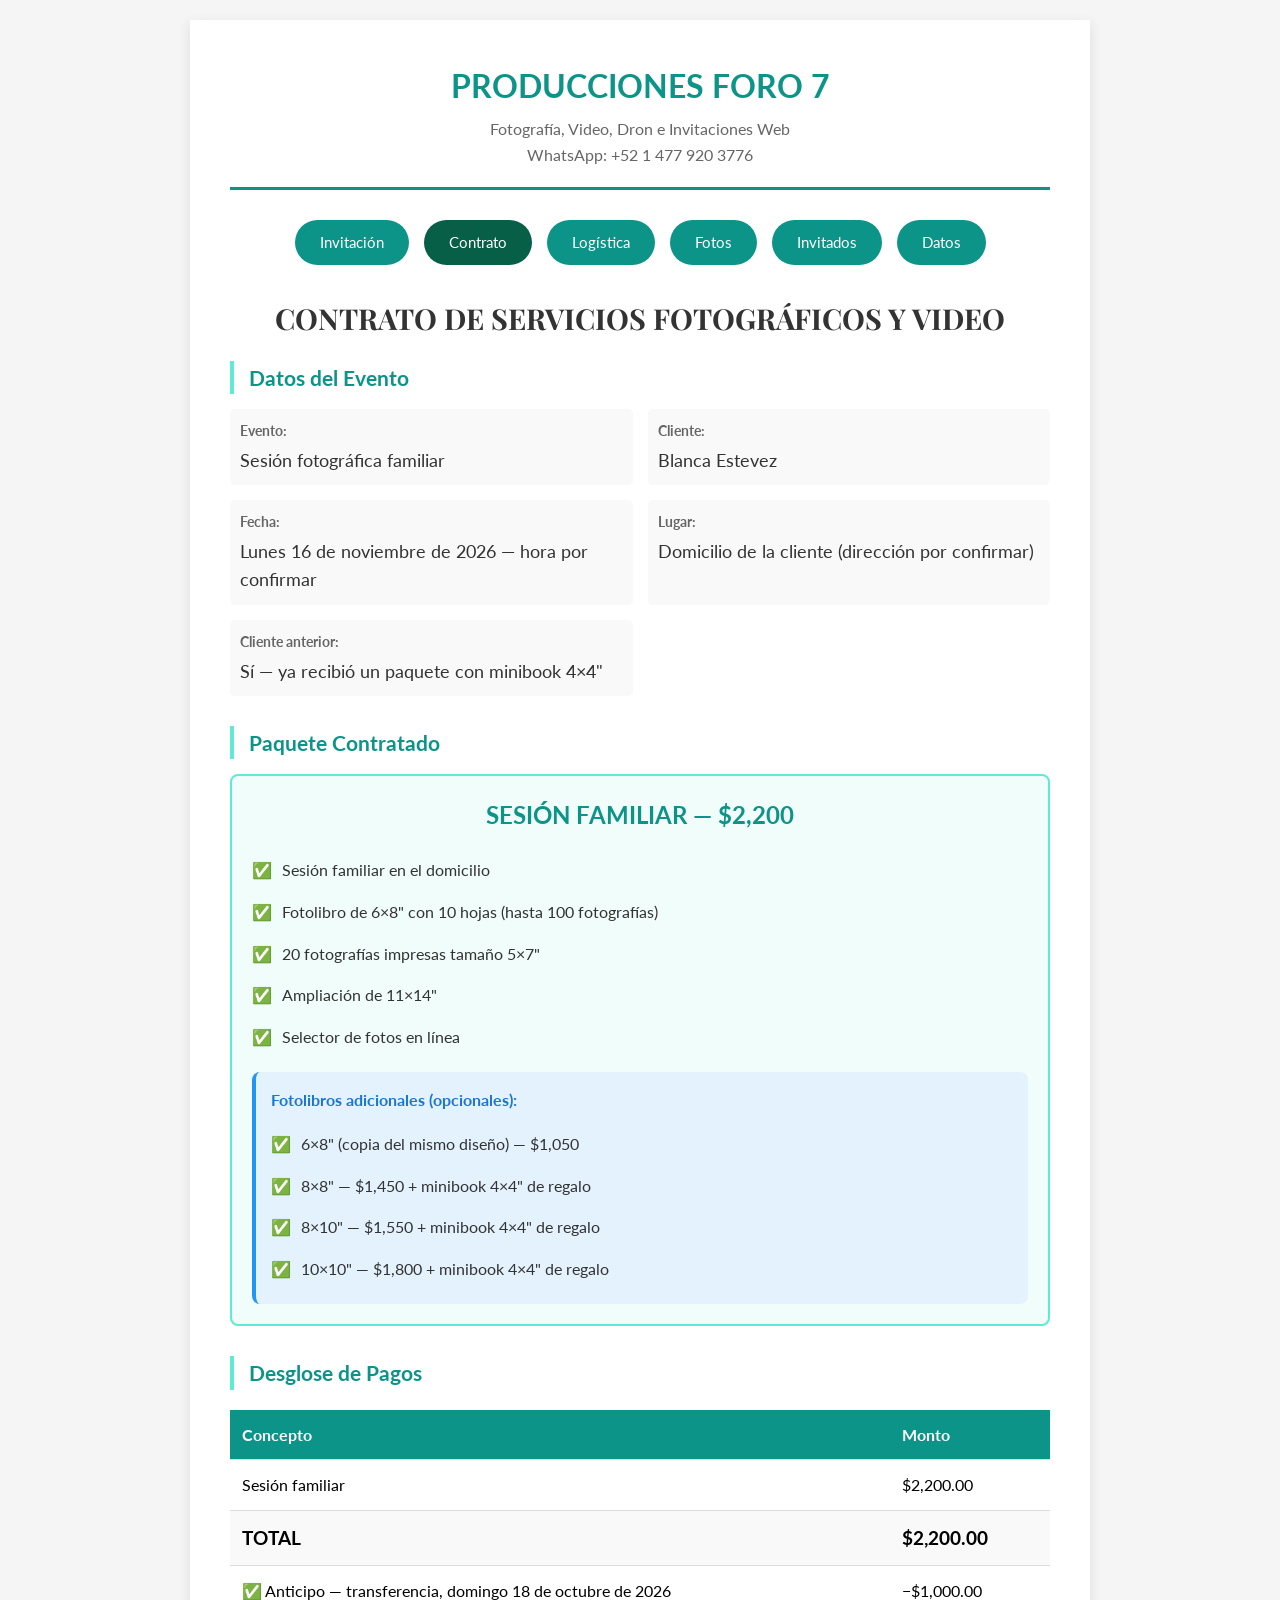
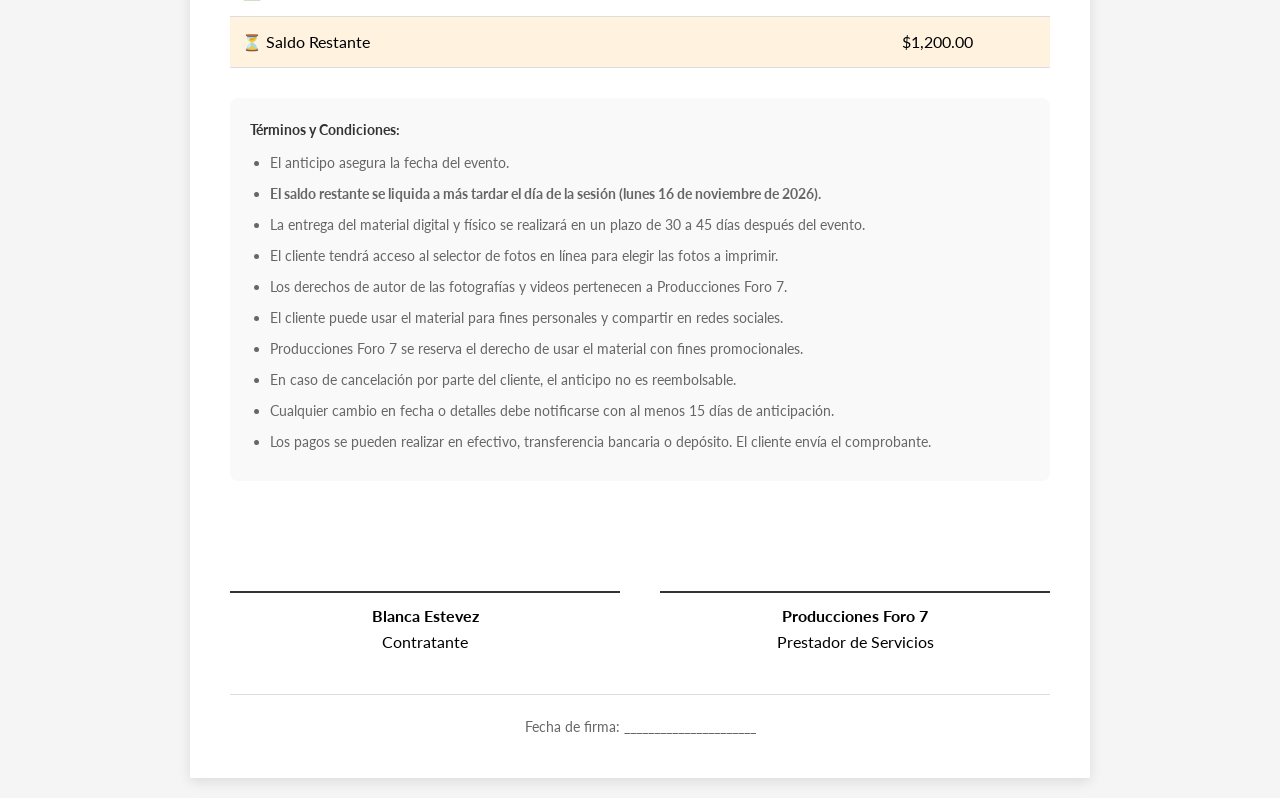
<file: contrato.html>
<!DOCTYPE html>
<html lang="es">
<head>
    <meta charset="UTF-8">
    <meta name="viewport" content="width=device-width, initial-scale=1.0">
    <title>Contrato &mdash; Sesión Familiar Estevez</title>
    <meta name="robots" content="noindex, nofollow">
    <link rel="icon" type="image/svg+xml" href="favicon.svg?v=1">
    <link href="https://fonts.googleapis.com/css2?family=Playfair+Display:wght@400;700&family=Lato:wght@300;400;700&display=swap" rel="stylesheet">
    <link rel="stylesheet" href="css/contrato.css?v=1">
</head>
<body>
    <div class="container">
        <div class="header">
            <div class="company-name">PRODUCCIONES FORO 7</div>
            <div class="company-subtitle">Fotografía, Video, Dron e Invitaciones Web</div>
            <div class="company-subtitle">WhatsApp: +52 1 477 920 3776</div>
        </div>

        <div class="nav-links">
            <a href="index.html">Invitación</a>
            <a href="contrato.html" class="active">Contrato</a>
            <a href="logistica.html">Logística</a>
            <a href="selector.html">Fotos</a>
            <a href="invitados.html">Invitados</a>
            <a href="datos.html">Datos</a>
        </div>

        <h1 class="contract-title">CONTRATO DE SERVICIOS FOTOGRÁFICOS Y VIDEO</h1>

        <div class="section">
            <h2 class="section-title">Datos del Evento</h2>
            <div class="info-grid">
                <div class="info-item"><div class="info-label">Evento:</div><div class="info-value">Sesión fotográfica familiar</div></div>
                <div class="info-item"><div class="info-label">Cliente:</div><div class="info-value">Blanca Estevez</div></div>
                <div class="info-item"><div class="info-label">Fecha:</div><div class="info-value">Lunes 16 de noviembre de 2026 &mdash; hora por confirmar</div></div>
                <div class="info-item"><div class="info-label">Lugar:</div><div class="info-value">Domicilio de la cliente (dirección por confirmar)</div></div>
                <div class="info-item"><div class="info-label">Cliente anterior:</div><div class="info-value">Sí &mdash; ya recibió un paquete con minibook 4×4"</div></div>
            </div>
        </div>

        <div class="section">
            <h2 class="section-title">Paquete Contratado</h2>
            <div class="package-details">
                <div class="package-title">SESIÓN FAMILIAR &mdash; $2,200</div>
                <ul class="package-list">
                    <li>Sesión familiar en el domicilio</li>
                    <li>Fotolibro de 6×8" con 10 hojas (hasta 100 fotografías)</li>
                    <li>20 fotografías impresas tamaño 5×7"</li>
                    <li>Ampliación de 11×14"</li>
                    <li>Selector de fotos en línea</li>
                </ul>
                <div class="package-extras">
                    <div class="package-extras-title">Fotolibros adicionales (opcionales):</div>
                    <ul class="package-list">
                        <li>6×8" (copia del mismo diseño) &mdash; $1,050</li>
                        <li>8×8" &mdash; $1,450 + minibook 4×4" de regalo</li>
                        <li>8×10" &mdash; $1,550 + minibook 4×4" de regalo</li>
                        <li>10×10" &mdash; $1,800 + minibook 4×4" de regalo</li>
                    </ul>
                </div>
            </div>
        </div>

        <div class="section">
            <h2 class="section-title">Desglose de Pagos</h2>
            <table class="pricing-table">
                <thead><tr><th>Concepto</th><th class="table-right">Monto</th></tr></thead>
                <tbody>
                    <tr><td>Sesión familiar</td><td class="table-right">$2,200.00</td></tr>
                    <tr class="total-row"><td>TOTAL</td><td class="table-right">$2,200.00</td></tr>
                    <tr><td>&#9989; Anticipo &mdash; transferencia, domingo 18 de octubre de 2026</td><td class="table-right">&minus;$1,000.00</td></tr>
                    <tr class="pending-row"><td>&#9203; Saldo Restante</td><td class="table-right">$1,200.00</td></tr>
                </tbody>
            </table>
        </div>

        <div class="section">
            <div class="terms">
                <div class="terms-title">Términos y Condiciones:</div>
                <ul>
                    <li>El anticipo asegura la fecha del evento.</li>
                    <li><strong>El saldo restante se liquida a más tardar el día de la sesión (lunes 16 de noviembre de 2026).</strong></li>
                    <li>La entrega del material digital y físico se realizará en un plazo de 30 a 45 días después del evento.</li>
                    <li>El cliente tendrá acceso al selector de fotos en línea para elegir las fotos a imprimir.</li>
                    <li>Los derechos de autor de las fotografías y videos pertenecen a Producciones Foro 7.</li>
                    <li>El cliente puede usar el material para fines personales y compartir en redes sociales.</li>
                    <li>Producciones Foro 7 se reserva el derecho de usar el material con fines promocionales.</li>
                    <li>En caso de cancelación por parte del cliente, el anticipo no es reembolsable.</li>
                    <li>Cualquier cambio en fecha o detalles debe notificarse con al menos 15 días de anticipación.</li>
                    <li>Los pagos se pueden realizar en efectivo, transferencia bancaria o depósito. El cliente envía el comprobante.</li>
                </ul>
            </div>
        </div>

        <div class="signatures">
            <div class="signature-box"><div class="signature-line"><strong>Blanca Estevez</strong><br>Contratante</div></div>
            <div class="signature-box"><div class="signature-line"><strong>Producciones Foro 7</strong><br>Prestador de Servicios</div></div>
        </div>

        <div class="contract-date">
            Fecha de firma: ______________________
        </div>
    </div>

    <script src="js/visitas-v2.js?v=1"></script>
    <script src="js/foro7-footer.js?v=1"></script>
</body>
</html>
</file>
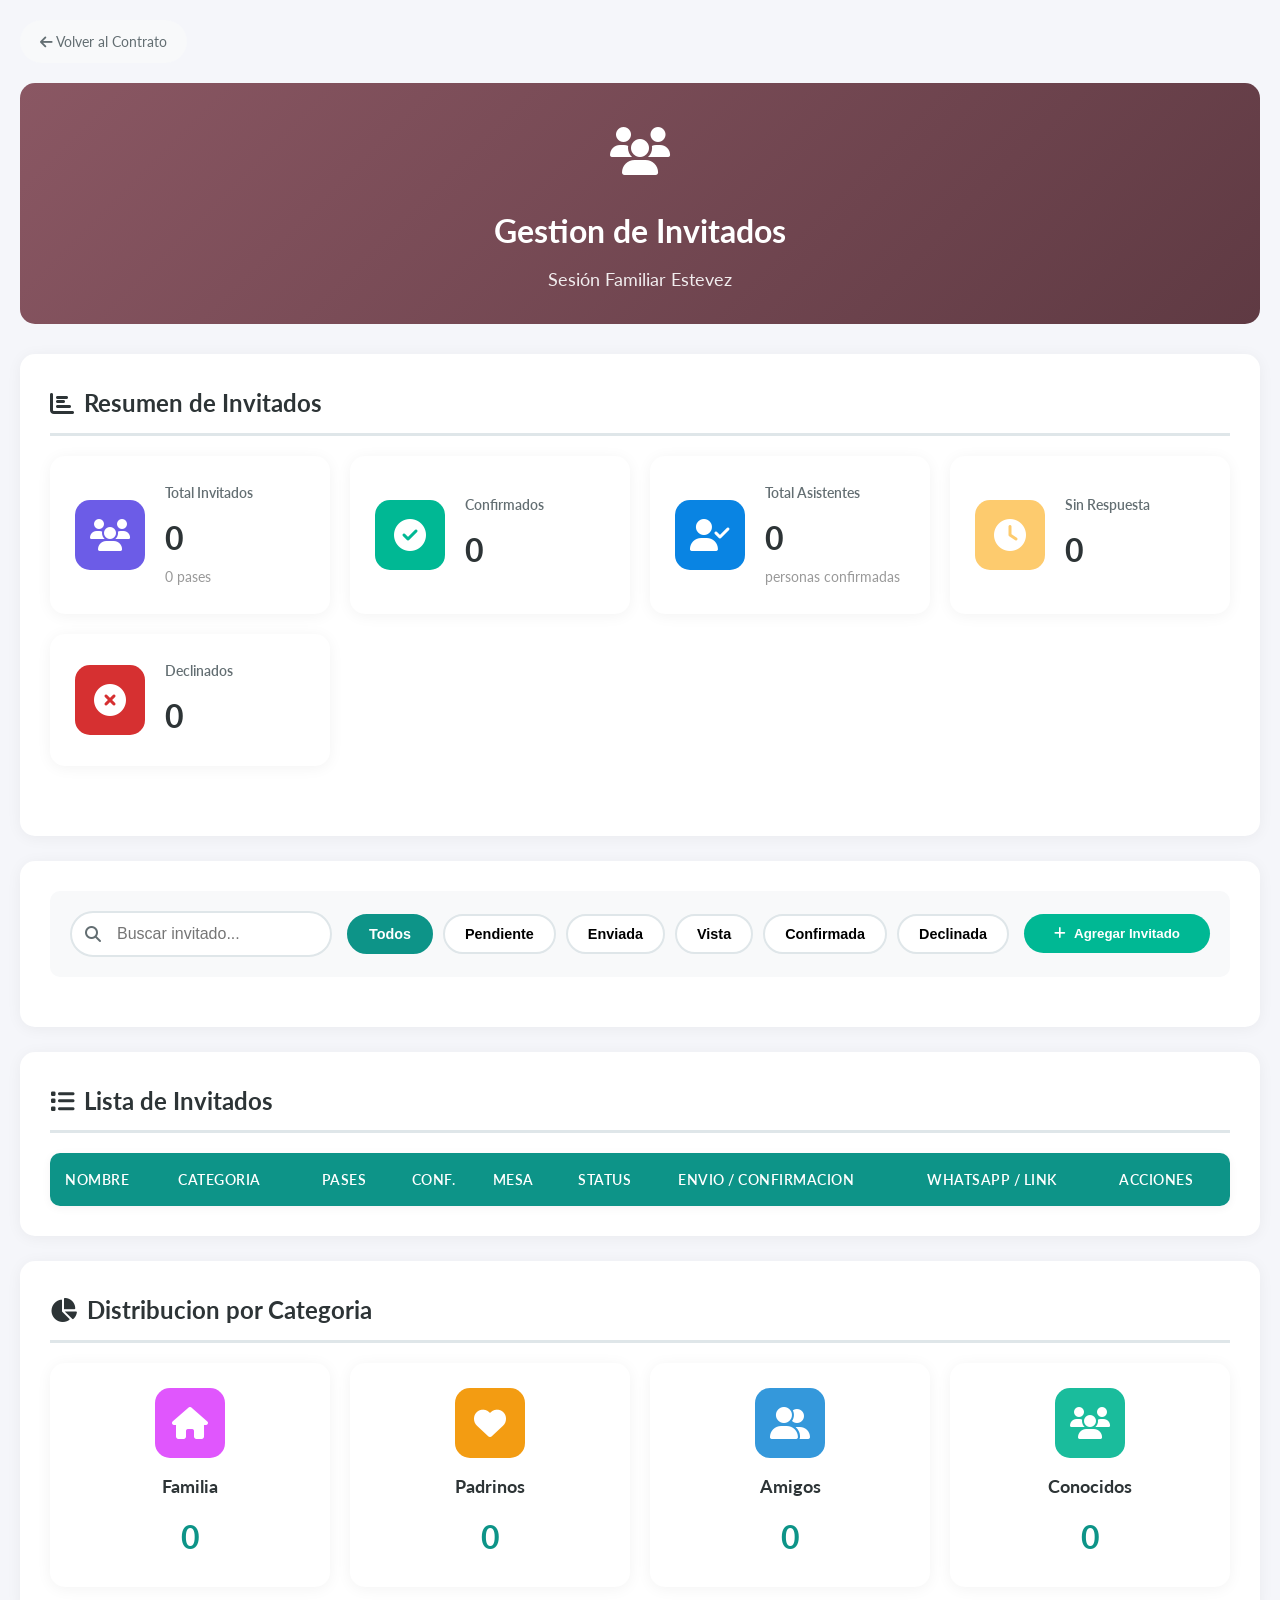
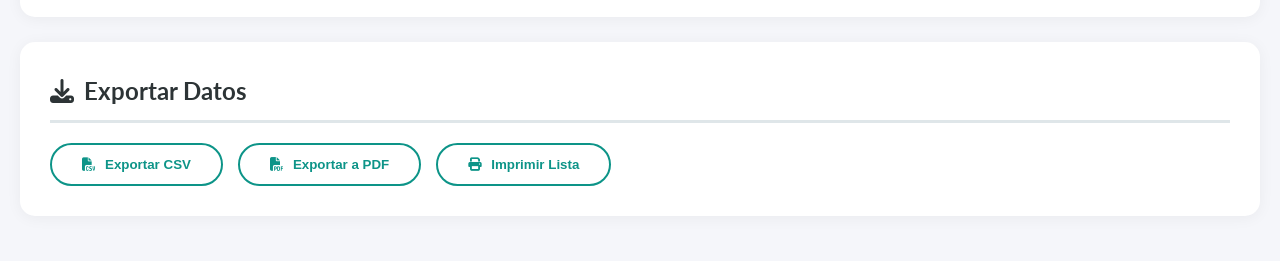
<file: invitados.html>
<!DOCTYPE html>
<html lang="es">
<head>
    <meta charset="UTF-8">
    <meta name="viewport" content="width=device-width, initial-scale=1.0">
    <meta name="robots" content="noindex, nofollow">
    <title>Gestion de Invitados - Sesión Familiar Estevez</title>
    <link href="https://fonts.googleapis.com/css2?family=Lato:wght@300;400;700&display=swap" rel="stylesheet">
    <link rel="stylesheet" href="https://cdnjs.cloudflare.com/ajax/libs/font-awesome/6.4.0/css/all.min.css">
    <link rel="stylesheet" href="css/admin.css?v=1">
    <link rel="stylesheet" href="css/servicios.css?v=1">
    <link rel="stylesheet" href="css/invitados.css?v=1">
    <link rel="icon" type="image/svg+xml" href="favicon.svg?v=1">
</head>
<body>
    <div class="admin-container">
        <a href="contrato.html" class="btn-back"><i class="fas fa-arrow-left"></i> Volver al Contrato</a>
        <header class="service-header" style="background: linear-gradient(135deg, #8a5763, #5f3a43);">
            <div class="service-icon"><i class="fas fa-users"></i></div>
            <h1>Gestion de Invitados</h1>
            <p>Sesión Familiar Estevez</p>
        </header>
        <section class="service-section">
            <h2><i class="fas fa-chart-bar"></i> Resumen de Invitados</h2>
            <div class="dashboard-stats">
                <div class="stat-card">
                    <div class="stat-icon" style="background:#6c5ce7"><i class="fas fa-users"></i></div>
                    <div class="stat-info"><h3>Total Invitados</h3><p class="stat-value" id="totalInvitados">0</p><small style="color:#999" id="totalPases">0 pases</small></div>
                </div>
                <div class="stat-card">
                    <div class="stat-icon" style="background:#00b894"><i class="fas fa-check-circle"></i></div>
                    <div class="stat-info"><h3>Confirmados</h3><p class="stat-value" id="confirmados">0</p></div>
                </div>
                <div class="stat-card">
                    <div class="stat-icon" style="background:#0984e3"><i class="fas fa-user-check"></i></div>
                    <div class="stat-info"><h3>Total Asistentes</h3><p class="stat-value" id="totalAsistentes">0</p><small style="color:#999">personas confirmadas</small></div>
                </div>
                <div class="stat-card">
                    <div class="stat-icon" style="background:#fdcb6e"><i class="fas fa-clock"></i></div>
                    <div class="stat-info"><h3>Sin Respuesta</h3><p class="stat-value" id="pendientes">0</p></div>
                </div>
                <div class="stat-card">
                    <div class="stat-icon" style="background:#d63031"><i class="fas fa-times-circle"></i></div>
                    <div class="stat-info"><h3>Declinados</h3><p class="stat-value" id="noAsistiran">0</p></div>
                </div>
            </div>
        </section>
        <section class="service-section">
            <div class="filters-bar">
                <div class="search-box"><i class="fas fa-search"></i><input type="text" id="searchInput" placeholder="Buscar invitado..."></div>
                <div class="filter-buttons">
                    <button class="filter-btn active" data-filter="all">Todos</button>
                    <button class="filter-btn" data-filter="pendiente">Pendiente</button>
                    <button class="filter-btn" data-filter="enviada">Enviada</button>
                    <button class="filter-btn" data-filter="vista">Vista</button>
                    <button class="filter-btn" data-filter="confirmada">Confirmada</button>
                    <button class="filter-btn" data-filter="declinada">Declinada</button>
                </div>
                <button class="btn-add-guest" onclick="openAddGuestModal()"><i class="fas fa-plus"></i> Agregar Invitado</button>
            </div>
        </section>
        <section class="service-section">
            <h2><i class="fas fa-list"></i> Lista de Invitados</h2>
            <div class="table-container">
                <table class="guests-table" id="guestsTable">
                    <thead><tr>
                        <th>Nombre</th><th>Categoria</th>
                        <th style="text-align:center">Pases</th><th style="text-align:center">Conf.</th>
                        <th>Mesa</th><th>Status</th><th>Envio / Confirmacion</th>
                        <th>WhatsApp / Link</th><th>Acciones</th>
                    </tr></thead>
                    <tbody id="guestsTableBody"></tbody>
                </table>
            </div>
        </section>
        <section class="service-section">
            <h2><i class="fas fa-chart-pie"></i> Distribucion por Categoria</h2>
            <div class="category-cards">
                <div class="category-card"><div class="category-icon" style="background:#e056fd"><i class="fas fa-home"></i></div><h4>Familia</h4><p class="category-count" id="catFamilia">0</p></div>
                <div class="category-card"><div class="category-icon" style="background:#f39c12"><i class="fas fa-heart"></i></div><h4>Padrinos</h4><p class="category-count" id="catPadrinos">0</p></div>
                <div class="category-card"><div class="category-icon" style="background:#3498db"><i class="fas fa-user-friends"></i></div><h4>Amigos</h4><p class="category-count" id="catAmigos">0</p></div>
                <div class="category-card"><div class="category-icon" style="background:#1abc9c"><i class="fas fa-users"></i></div><h4>Conocidos</h4><p class="category-count" id="catConocidos">0</p></div>
            </div>
        </section>
        <section class="service-section">
            <h2><i class="fas fa-download"></i> Exportar Datos</h2>
            <div class="export-buttons">
                <button class="btn-export" onclick="exportToExcel()"><i class="fas fa-file-excel"></i> Exportar a Excel</button>
                <button class="btn-export" onclick="exportToPDF()"><i class="fas fa-file-pdf"></i> Exportar a PDF</button>
                <button class="btn-export" onclick="printList()"><i class="fas fa-print"></i> Imprimir Lista</button>
            </div>
        </section>
    </div>

    <!-- Modal Agregar/Editar Invitado -->
    <div id="guestModal" class="modal">
        <div class="modal-content">
            <div class="modal-header">
                <h2><i class="fas fa-user-plus"></i> <span id="modalTitle">Agregar Invitado</span></h2>
                <span class="modal-close" onclick="closeGuestModal()">&times;</span>
            </div>
            <div class="modal-body">
                <form id="guestForm">
                    <div class="form-row">
                        <div class="form-group"><label>Nombre Completo *</label><input type="text" id="guestName" required placeholder="Ej: Juan Perez"></div>
                        <div class="form-group"><label>Telefono</label><input type="tel" id="guestPhone" placeholder="477-XXX-XXXX"></div>
                    </div>
                    <div class="form-row">
                        <div class="form-group"><label>Categoria *</label>
                            <select id="guestCategory" required>
                                <option value="">Seleccionar...</option>
                                <option value="familia">Familia</option>
                                <option value="padrinos">Padrinos</option>
                                <option value="amigos">Amigos</option>
                                <option value="conocidos">Conocidos</option>
                            </select>
                        </div>
                        <div class="form-group"><label>Numero de Pases *</label><input type="number" id="guestPases" min="1" max="10" value="1" required></div>
                    </div>
                    <div class="form-row">
                        <div class="form-group"><label>Tipo de Menu</label>
                            <select id="guestMenu">
                                <option value="regular">Regular</option>
                                <option value="vegetariano">Vegetariano</option>
                                <option value="ninos">Ninos</option>
                                <option value="especial">Especial</option>
                            </select>
                        </div>
                        <div class="form-group"><label>Mesa Asignada</label><input type="text" id="guestTable" placeholder="Ej: Mesa 5"></div>
                    </div>
                    <div class="form-group"><label>Notas</label><textarea id="guestNotes" rows="3" placeholder="Alergias, preferencias..."></textarea></div>
                    <div class="modal-footer">
                        <button type="button" class="btn-secondary" onclick="closeGuestModal()">Cancelar</button>
                        <button type="submit" class="btn-save"><i class="fas fa-save"></i> Guardar Invitado</button>
                    </div>
                </form>
            </div>
        </div>
    </div>

    <style>
        .status-badge{display:inline-block;padding:3px 10px;border-radius:20px;font-size:.78rem;font-weight:700}
        .status-pendiente{background:#ffeaa7;color:#6b4c00}.status-enviada{background:#ffd700;color:#5a4000}
        .status-vista{background:#74b9ff;color:#1a3a6b}.status-confirmada{background:#55efc4;color:#006b4f}
        .status-declinada{background:#636e72;color:#fff}
        .badge-cat{display:inline-block;padding:2px 8px;border-radius:12px;font-size:.75rem;text-transform:capitalize}
        .cat-familia{background:#e056fd22;color:#8e44ad}.cat-padrinos{background:#f39c1222;color:#b7770d}
        .cat-amigos{background:#3498db22;color:#1a5276}.cat-conocidos{background:#1abc9c22;color:#0e6655}
        .cat-otro{background:#dfe6e9;color:#636e72}
        .action-group{display:flex;gap:5px}
        .btn-wa{background:#25D366;color:#fff;border:none;border-radius:6px;padding:5px 9px;cursor:pointer;font-size:.8rem}
        .btn-copy{background:#6c5ce7;color:#fff;border:none;border-radius:6px;padding:5px 9px;cursor:pointer;font-size:.8rem}
        .btn-edit{background:#0984e3;color:#fff;border:none;border-radius:6px;padding:5px 9px;cursor:pointer;font-size:.8rem}
        .btn-delete{background:#d63031;color:#fff;border:none;border-radius:6px;padding:5px 9px;cursor:pointer;font-size:.8rem}
        .btn-wa:hover,.btn-copy:hover,.btn-edit:hover,.btn-delete:hover{opacity:.85}
    </style>
    <script>
    window.RSVP_CONFIG = {
        slug:      'sesion-blanca-estevez',
        baseUrl:   'https://sesion-blanca-estevez.invitados.org/',
        pin:       '0711',
        eventName: 'Sesión Familiar Estevez'
    };
    </script>
    <script src="js/rsvp-admin.js?v=1"></script>
<script src="js/foro7-footer.js?v=1"></script>
</body>
</html>
</file>
<file: css/contrato.css>
* {
            margin: 0;
            padding: 0;
            box-sizing: border-box;
        }

        body {
            font-family: 'Lato', sans-serif;
            background: #f5f5f5;
            padding: 20px;
            line-height: 1.6;
        }

        .container {
            max-width: 900px;
            margin: 0 auto;
            background: white;
            padding: 40px;
            box-shadow: 0 4px 12px rgba(0,0,0,0.1);
        }

        .header {
            text-align: center;
            border-bottom: 3px solid #0d9488;
            padding-bottom: 20px;
            margin-bottom: 30px;
        }

        .company-name {
            font-size: 2rem;
            color: #0d9488;
            font-weight: 700;
            margin-bottom: 5px;
        }

        .company-subtitle {
            font-size: 1rem;
            color: #666;
        }

        .contract-title {
            font-family: 'Playfair Display', serif;
            font-size: 1.8rem;
            color: #333;
            margin: 30px 0 20px;
            text-align: center;
        }

        .section {
            margin-bottom: 30px;
        }

        .section-title {
            font-size: 1.3rem;
            color: #0d9488;
            margin-bottom: 15px;
            font-weight: 700;
            border-left: 4px solid #5eead4;
            padding-left: 15px;
        }

        .info-grid {
            display: grid;
            grid-template-columns: 1fr 1fr;
            gap: 15px;
            margin-bottom: 20px;
        }

        .info-item {
            padding: 10px;
            background: #f9f9f9;
            border-radius: 5px;
        }

        .info-label {
            font-weight: 700;
            color: #666;
            font-size: 0.9rem;
            margin-bottom: 5px;
        }

        .info-value {
            color: #333;
            font-size: 1.1rem;
        }

        .pending {
            color: #ff9800;
            font-style: italic;
        }

        .package-details {
            background: #f0fdfa;
            padding: 20px;
            border-radius: 8px;
            border: 2px solid #5eead4;
        }

        .package-title {
            font-size: 1.5rem;
            color: #0d9488;
            margin-bottom: 15px;
            text-align: center;
            font-weight: 700;
        }

        .package-list {
            list-style: none;
            padding: 0;
        }

        .package-list li {
            padding: 8px 0;
            padding-left: 30px;
            position: relative;
            color: #333;
        }

        .package-list li:before {
            content: "\2705";
            position: absolute;
            left: 0;
        }

        .package-extras {
            background: #e3f2fd;
            padding: 15px;
            border-radius: 8px;
            margin-top: 15px;
            border-left: 4px solid #2196f3;
        }

        .package-extras-title {
            font-weight: 700;
            color: #1976d2;
            margin-bottom: 10px;
        }

        .pricing-table {
            width: 100%;
            margin-top: 20px;
            border-collapse: collapse;
        }

        .pricing-table th,
        .pricing-table td {
            padding: 12px;
            text-align: left;
            border-bottom: 1px solid #ddd;
        }

        .pricing-table th {
            background: #0d9488;
            color: white;
            font-weight: 700;
        }

        .total-row {
            background: #f9f9f9;
            font-weight: 700;
            font-size: 1.2rem;
        }

        .paid-row {
            background: #e8f5e9;
        }

        .pending-row {
            background: #fff3e0;
        }

        .signatures {
            margin-top: 50px;
            display: grid;
            grid-template-columns: 1fr 1fr;
            gap: 40px;
        }

        .signature-box {
            text-align: center;
        }

        .signature-line {
            border-top: 2px solid #333;
            margin-top: 60px;
            padding-top: 10px;
        }

        .terms {
            background: #f9f9f9;
            padding: 20px;
            border-radius: 8px;
            margin-top: 30px;
            font-size: 0.9rem;
            color: #666;
        }

        .terms-title {
            font-weight: 700;
            color: #333;
            margin-bottom: 10px;
        }

        .terms ul {
            padding-left: 20px;
        }

        .terms li {
            margin-bottom: 8px;
        }

        .table-right {
            text-align: right;
        }

        .contract-date {
            text-align: center;
            margin-top: 40px;
            padding-top: 20px;
            border-top: 1px solid #ddd;
            color: #666;
            font-size: 0.9rem;
        }

        .nav-links {
            display: flex;
            justify-content: center;
            gap: 15px;
            margin: 20px 0;
            flex-wrap: wrap;
        }

        .nav-links a {
            display: inline-block;
            background: #0d9488;
            color: white;
            padding: 10px 25px;
            border-radius: 25px;
            text-decoration: none;
            transition: all 0.3s;
            font-size: 0.95em;
        }

        .nav-links a:hover {
            background: #065f46;
            transform: translateY(-2px);
            box-shadow: 0 5px 15px rgba(0, 0, 0, 0.2);
        }

        .nav-links a.active {
            background: #065f46;
        }

        @media (max-width: 768px) {
            .container {
                padding: 20px;
            }

            .info-grid {
                grid-template-columns: 1fr;
            }

            .signatures {
                grid-template-columns: 1fr;
            }
        }

        @media print {
            body {
                background: white;
                padding: 0;
            }

            .container {
                box-shadow: none;
                padding: 20px;
            }

            .nav-links {
                display: none;
            }
        }
</file>
<file: css/admin.css>
* {
    margin: 0;
    padding: 0;
    box-sizing: border-box;
}

:root {
    --primary: #0d9488;
    --primary-light: #14b8a6;
    --primary-dark: #065f46;
    --gold: #d4af37;
    --success: #00b894;
    --warning: #fdcb6e;
    --danger: #ff6b6b;
    --info: #74b9ff;
    --dark: #2d3436;
    --light: #f8f9fa;
    --border: #dfe6e9;
}

body {
    font-family: 'Lato', sans-serif;
    background: #f5f6fa;
    color: #2d3436;
    line-height: 1.6;
}

.admin-container {
    max-width: 1400px;
    margin: 0 auto;
    padding: 20px;
}

/* Header */
.admin-header {
    background: linear-gradient(135deg, var(--primary-dark), var(--primary));
    color: white;
    padding: 30px;
    border-radius: 15px;
    margin-bottom: 30px;
    box-shadow: 0 4px 20px rgba(0, 0, 0, 0.1);
    display: flex;
    justify-content: space-between;
    align-items: center;
    flex-wrap: wrap;
    gap: 20px;
}

.admin-header-content h1 {
    font-size: 2rem;
    margin-bottom: 10px;
}

.admin-header-content p {
    opacity: 0.9;
    font-size: 1.1rem;
}

.btn-view-invitation {
    background: white;
    color: var(--primary);
    padding: 12px 30px;
    border-radius: 25px;
    text-decoration: none;
    font-weight: 700;
    transition: all 0.3s ease;
    box-shadow: 0 2px 10px rgba(0, 0, 0, 0.1);
}

.btn-view-invitation:hover {
    transform: translateY(-2px);
    box-shadow: 0 4px 15px rgba(0, 0, 0, 0.2);
}

/* Dashboard Stats */
.dashboard-stats {
    display: grid;
    grid-template-columns: repeat(auto-fit, minmax(250px, 1fr));
    gap: 20px;
    margin-bottom: 40px;
}

.stat-card {
    background: white;
    padding: 25px;
    border-radius: 15px;
    box-shadow: 0 2px 15px rgba(0, 0, 0, 0.05);
    display: flex;
    align-items: center;
    gap: 20px;
    transition: transform 0.3s ease;
}

.stat-card:hover {
    transform: translateY(-5px);
    box-shadow: 0 4px 20px rgba(0, 0, 0, 0.1);
}

.stat-icon {
    width: 70px;
    height: 70px;
    border-radius: 15px;
    display: flex;
    align-items: center;
    justify-content: center;
    font-size: 2rem;
    color: white;
}

.stat-info h3 {
    font-size: 0.9rem;
    color: #636e72;
    margin-bottom: 8px;
    font-weight: 600;
}

.stat-value {
    font-size: 2rem;
    font-weight: 700;
    color: var(--dark);
    margin: 0;
}

.stat-info small {
    color: #b2bec3;
    font-size: 0.85rem;
}

/* Section Title */
.section-title {
    font-size: 1.8rem;
    color: var(--dark);
    margin-bottom: 25px;
    padding-bottom: 15px;
    border-bottom: 3px solid var(--primary);
    display: inline-block;
}

/* Navigation Cards */
.nav-cards {
    margin-bottom: 40px;
}

.cards-grid {
    display: grid;
    grid-template-columns: repeat(auto-fill, minmax(280px, 1fr));
    gap: 25px;
}

.nav-card {
    background: white;
    padding: 30px;
    border-radius: 15px;
    text-decoration: none;
    color: inherit;
    box-shadow: 0 2px 15px rgba(0, 0, 0, 0.05);
    transition: all 0.3s ease;
    position: relative;
    overflow: hidden;
    cursor: pointer;
}

.nav-card:hover {
    transform: translateY(-8px);
    box-shadow: 0 8px 30px rgba(0, 0, 0, 0.15);
}

.nav-card-icon {
    width: 70px;
    height: 70px;
    border-radius: 15px;
    display: flex;
    align-items: center;
    justify-content: center;
    font-size: 2rem;
    color: white;
    margin-bottom: 20px;
}

.nav-card h3 {
    font-size: 1.4rem;
    margin-bottom: 10px;
    color: var(--dark);
}

.nav-card p {
    color: #636e72;
    font-size: 0.95rem;
    margin-bottom: 15px;
}

.status-badge {
    display: inline-block;
    padding: 5px 15px;
    border-radius: 20px;
    font-size: 0.8rem;
    font-weight: 600;
    text-transform: uppercase;
    letter-spacing: 0.5px;
}

.status-badge.pending {
    background: #ffeaa7;
    color: #d63031;
}

.status-badge.in-progress {
    background: #dfe6e9;
    color: #0984e3;
}

.status-badge.completed {
    background: #55efc4;
    color: #00b894;
}

/* Quick Tasks */
.quick-tasks {
    background: white;
    padding: 30px;
    border-radius: 15px;
    box-shadow: 0 2px 15px rgba(0, 0, 0, 0.05);
    margin-bottom: 40px;
}

.tasks-container {
    margin-top: 20px;
}

.task-item {
    padding: 15px;
    border-bottom: 1px solid var(--border);
    display: flex;
    align-items: center;
    gap: 15px;
    transition: background 0.3s ease;
}

.task-item:hover {
    background: #f8f9fa;
}

.task-item:last-child {
    border-bottom: none;
}

.task-item input[type="checkbox"] {
    width: 20px;
    height: 20px;
    cursor: pointer;
}

.task-item label {
    flex: 1;
    cursor: pointer;
    font-size: 1rem;
}

.task-priority {
    padding: 5px 12px;
    border-radius: 15px;
    font-size: 0.75rem;
    font-weight: 600;
    text-transform: uppercase;
}

.task-priority.high {
    background: #ff6b6b;
    color: white;
}

.task-priority.medium {
    background: #fdcb6e;
    color: #2d3436;
}

.task-priority.low {
    background: #74b9ff;
    color: white;
}

/* Contact Information */
.contact-info {
    background: white;
    padding: 30px;
    border-radius: 15px;
    box-shadow: 0 2px 15px rgba(0, 0, 0, 0.05);
    margin-bottom: 40px;
}

.contacts-grid {
    display: grid;
    grid-template-columns: repeat(auto-fill, minmax(250px, 1fr));
    gap: 20px;
    margin-top: 20px;
}

.contact-card {
    background: #f8f9fa;
    padding: 25px;
    border-radius: 10px;
    text-align: center;
    border: 2px solid var(--border);
    transition: all 0.3s ease;
}

.contact-card:hover {
    border-color: var(--primary);
    transform: translateY(-3px);
}

.contact-icon {
    font-size: 2.5rem;
    color: var(--primary);
    margin-bottom: 15px;
}

.contact-card h4 {
    font-size: 1.2rem;
    margin-bottom: 10px;
    color: var(--dark);
}

.contact-card p {
    color: #636e72;
    margin: 5px 0;
}

/* Footer */
.admin-footer {
    text-align: center;
    padding: 30px;
    color: #636e72;
    border-top: 2px solid var(--border);
    margin-top: 40px;
}

.admin-footer p {
    margin: 5px 0;
}

/* Responsive */
@media (max-width: 768px) {
    .admin-header {
        flex-direction: column;
        text-align: center;
    }

    .admin-header-content h1 {
        font-size: 1.5rem;
    }

    .dashboard-stats {
        grid-template-columns: 1fr;
    }

    .cards-grid {
        grid-template-columns: 1fr;
    }

    .contacts-grid {
        grid-template-columns: 1fr;
    }

    .section-title {
        font-size: 1.4rem;
    }
}
</file>
<file: css/servicios.css>
.service-header { padding: 30px; border-radius: 15px; color: white; text-align: center; margin-bottom: 30px; }
.service-header .service-icon { font-size: 3rem; margin-bottom: 15px; }
.service-header h1 { font-size: 2rem; margin-bottom: 10px; }
.service-header p { opacity: 0.9; font-size: 1.1rem; }
.service-section { background: white; border-radius: 15px; padding: 30px; margin-bottom: 25px; box-shadow: 0 2px 15px rgba(0,0,0,0.05); }
.service-section h2 { font-size: 1.5rem; color: #2d3436; margin-bottom: 20px; padding-bottom: 10px; border-bottom: 3px solid #dfe6e9; display: flex; align-items: center; gap: 10px; }
.btn-back { display: inline-block; padding: 10px 20px; background: #f8f9fa; color: #636e72; border-radius: 25px; text-decoration: none; margin-bottom: 20px; transition: all 0.3s; font-size: 0.9rem; }
.btn-back:hover { background: #dfe6e9; transform: translateY(-2px); }
</file>
<file: css/invitados.css>
/* Guests Management Styles */

.filters-bar {
    display: flex;
    gap: 15px;
    align-items: center;
    flex-wrap: wrap;
    padding: 20px;
    background: #f8f9fa;
    border-radius: 10px;
    margin-bottom: 20px;
}

.search-box {
    flex: 1;
    min-width: 250px;
    position: relative;
}

.search-box i {
    position: absolute;
    left: 15px;
    top: 50%;
    transform: translateY(-50%);
    color: #636e72;
}

.search-box input {
    width: 100%;
    padding: 12px 15px 12px 45px;
    border: 2px solid var(--border);
    border-radius: 25px;
    font-size: 1rem;
}

.filter-buttons {
    display: flex;
    gap: 10px;
    flex-wrap: wrap;
}

.filter-btn {
    padding: 10px 20px;
    border: 2px solid var(--border);
    background: white;
    border-radius: 20px;
    cursor: pointer;
    transition: all 0.3s ease;
    font-weight: 600;
    font-size: 0.9rem;
}

.filter-btn:hover {
    border-color: var(--primary);
    background: #f0fdfa;
}

.filter-btn.active {
    background: var(--primary);
    color: white;
    border-color: var(--primary);
}

.btn-add-guest {
    padding: 12px 30px;
    background: var(--success);
    color: white;
    border: none;
    border-radius: 25px;
    cursor: pointer;
    font-weight: 600;
    transition: all 0.3s ease;
    display: flex;
    align-items: center;
    gap: 8px;
}

.btn-add-guest:hover {
    background: #00a383;
    transform: translateY(-2px);
    box-shadow: 0 4px 15px rgba(0, 184, 148, 0.3);
}

/* Guests Table */
.table-container {
    overflow-x: auto;
    border-radius: 10px;
    box-shadow: 0 2px 10px rgba(0, 0, 0, 0.05);
}

.guests-table {
    width: 100%;
    border-collapse: collapse;
    background: white;
}

.guests-table thead {
    background: var(--primary);
    color: white;
}

.guests-table th {
    padding: 15px;
    text-align: left;
    font-weight: 600;
    font-size: 0.9rem;
    text-transform: uppercase;
    letter-spacing: 0.5px;
}

.guests-table td {
    padding: 15px;
    border-bottom: 1px solid var(--border);
}

.guests-table tbody tr {
    transition: background 0.3s ease;
}

.guests-table tbody tr:hover {
    background: #f8f9fa;
}

.guests-table .actions {
    display: flex;
    gap: 10px;
}

.btn-icon {
    width: 35px;
    height: 35px;
    border-radius: 50%;
    border: none;
    cursor: pointer;
    transition: all 0.3s ease;
    display: flex;
    align-items: center;
    justify-content: center;
}

.btn-icon:first-child {
    background: #74b9ff;
    color: white;
}

.btn-icon:first-child:hover {
    background: #0984e3;
}

.btn-icon:last-child {
    background: #ff6b6b;
    color: white;
}

.btn-icon:last-child:hover {
    background: #d63031;
}

/* Badges */
.badge {
    padding: 5px 12px;
    border-radius: 15px;
    font-size: 0.8rem;
    font-weight: 600;
    text-transform: uppercase;
    letter-spacing: 0.5px;
}

.badge-purple {
    background: #e056fd;
    color: white;
}

.badge-orange {
    background: #f39c12;
    color: white;
}

.badge-blue {
    background: #3498db;
    color: white;
}

.badge-teal {
    background: #1abc9c;
    color: white;
}

.status-badge.confirmed {
    background: #d4edda;
    color: #155724;
    border: 1px solid #c3e6cb;
}

.status-badge.pending {
    background: #fff3cd;
    color: #856404;
    border: 1px solid #ffeaa7;
}

.status-badge.declined {
    background: #f8d7da;
    color: #721c24;
    border: 1px solid #f5c6cb;
}

/* Category Cards */
.category-cards {
    display: grid;
    grid-template-columns: repeat(auto-fit, minmax(200px, 1fr));
    gap: 20px;
}

.category-card {
    background: white;
    padding: 25px;
    border-radius: 15px;
    text-align: center;
    box-shadow: 0 2px 15px rgba(0, 0, 0, 0.05);
    transition: transform 0.3s ease;
}

.category-card:hover {
    transform: translateY(-5px);
}

.category-icon {
    width: 70px;
    height: 70px;
    border-radius: 15px;
    display: flex;
    align-items: center;
    justify-content: center;
    margin: 0 auto 15px;
    font-size: 2rem;
    color: white;
}

.category-card h4 {
    font-size: 1.1rem;
    margin-bottom: 10px;
    color: var(--dark);
}

.category-count {
    font-size: 2rem;
    font-weight: 700;
    color: var(--primary);
}

/* Export Buttons */
.export-buttons {
    display: flex;
    gap: 15px;
    flex-wrap: wrap;
}

.btn-export {
    padding: 12px 30px;
    border: 2px solid var(--primary);
    background: white;
    color: var(--primary);
    border-radius: 25px;
    cursor: pointer;
    font-weight: 600;
    transition: all 0.3s ease;
    display: flex;
    align-items: center;
    gap: 10px;
}

.btn-export:hover {
    background: var(--primary);
    color: white;
    transform: translateY(-2px);
}

/* Modal */
.modal {
    display: none;
    position: fixed;
    z-index: 9999;
    left: 0;
    top: 0;
    width: 100%;
    height: 100%;
    background: rgba(0, 0, 0, 0.5);
    animation: fadeIn 0.3s ease;
}

.modal.active {
    display: flex;
    align-items: center;
    justify-content: center;
}

.modal-content {
    background: white;
    border-radius: 15px;
    max-width: 700px;
    width: 90%;
    max-height: 90vh;
    overflow-y: auto;
    animation: slideUp 0.3s ease;
}

.modal-header {
    padding: 25px;
    border-bottom: 2px solid var(--border);
    display: flex;
    justify-content: space-between;
    align-items: center;
}

.modal-header h2 {
    margin: 0;
    color: var(--dark);
    display: flex;
    align-items: center;
    gap: 10px;
}

.modal-close {
    font-size: 2rem;
    cursor: pointer;
    color: #636e72;
    transition: color 0.3s ease;
}

.modal-close:hover {
    color: var(--primary);
}

.modal-body {
    padding: 25px;
}

.modal-footer {
    display: flex;
    gap: 15px;
    justify-content: flex-end;
    margin-top: 25px;
}

@keyframes fadeIn {
    from { opacity: 0; }
    to { opacity: 1; }
}

@keyframes slideUp {
    from {
        opacity: 0;
        transform: translateY(50px);
    }
    to {
        opacity: 1;
        transform: translateY(0);
    }
}

/* Responsive */
@media (max-width: 768px) {
    .filters-bar {
        flex-direction: column;
        align-items: stretch;
    }

    .filter-buttons {
        justify-content: center;
    }

    .guests-table {
        font-size: 0.85rem;
    }

    .guests-table th,
    .guests-table td {
        padding: 10px 8px;
    }

    .modal-content {
        width: 95%;
    }

    .export-buttons {
        flex-direction: column;
    }
}
</file>
